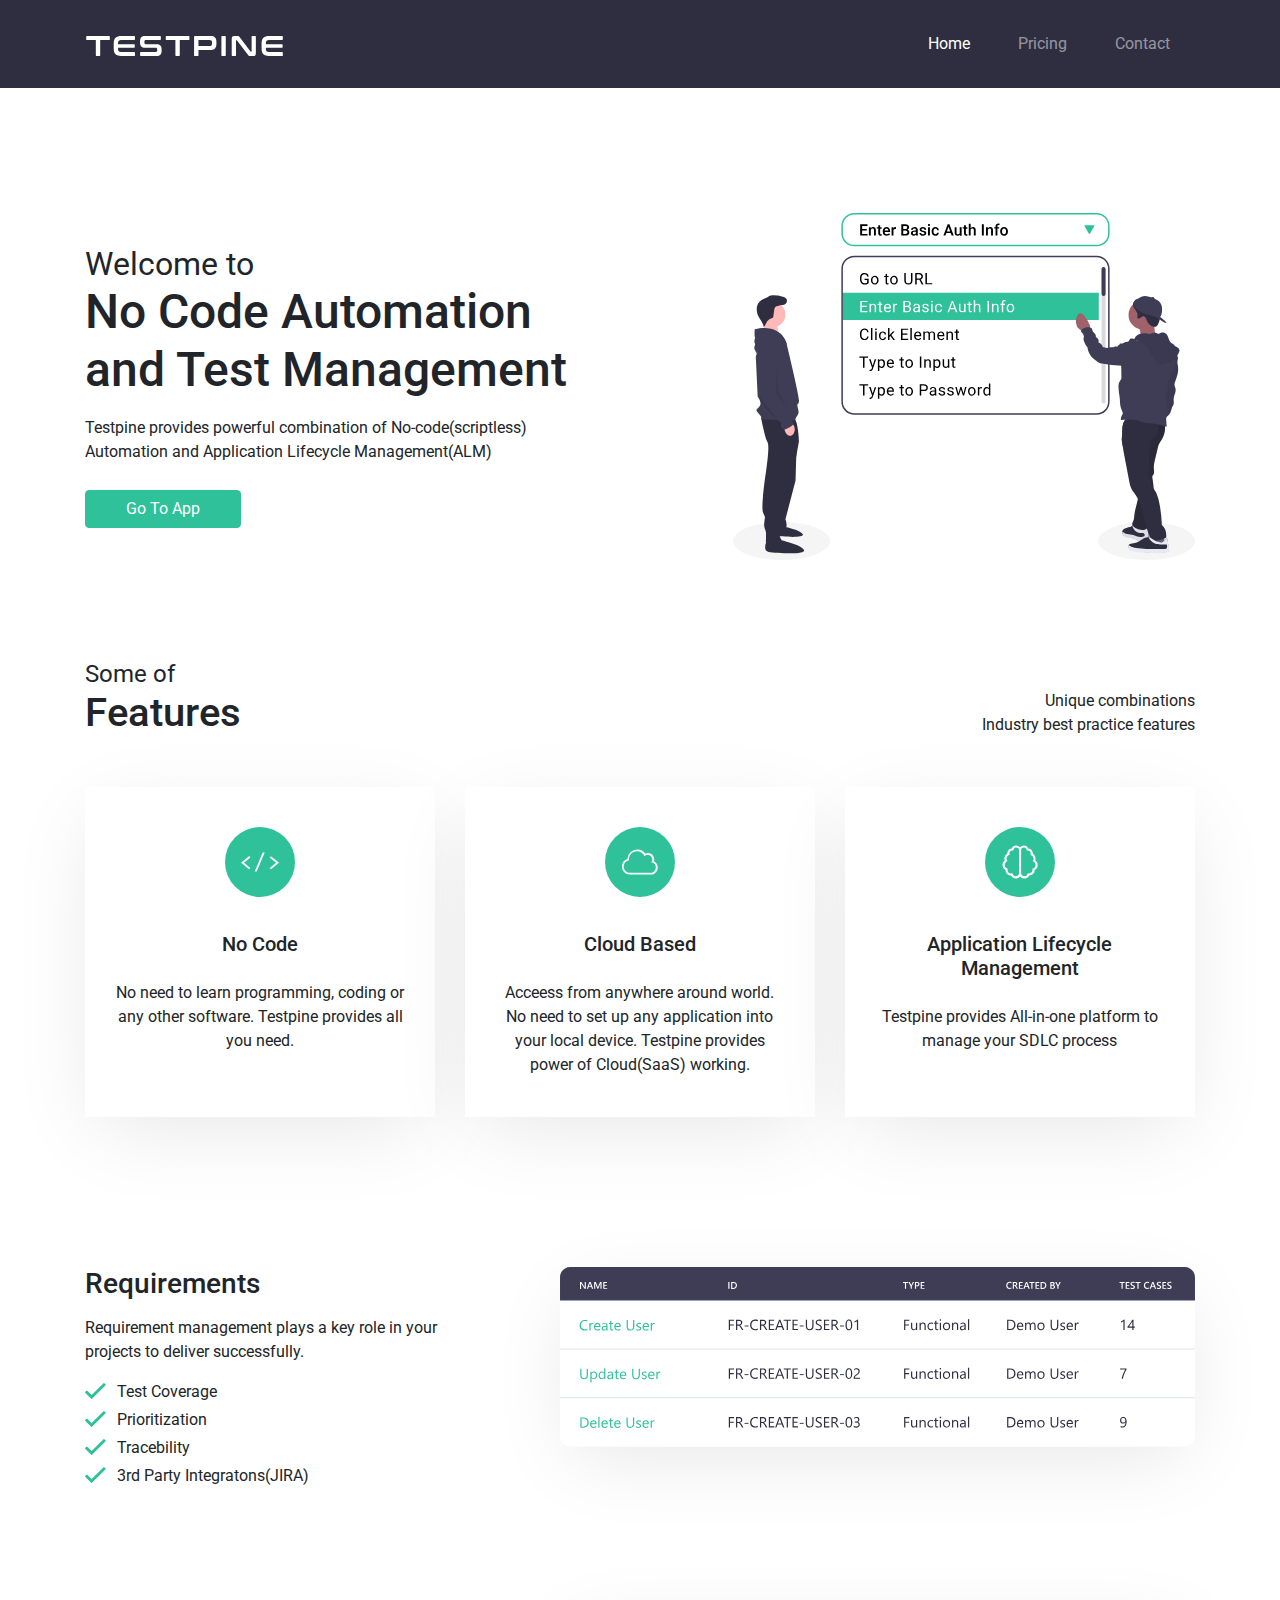
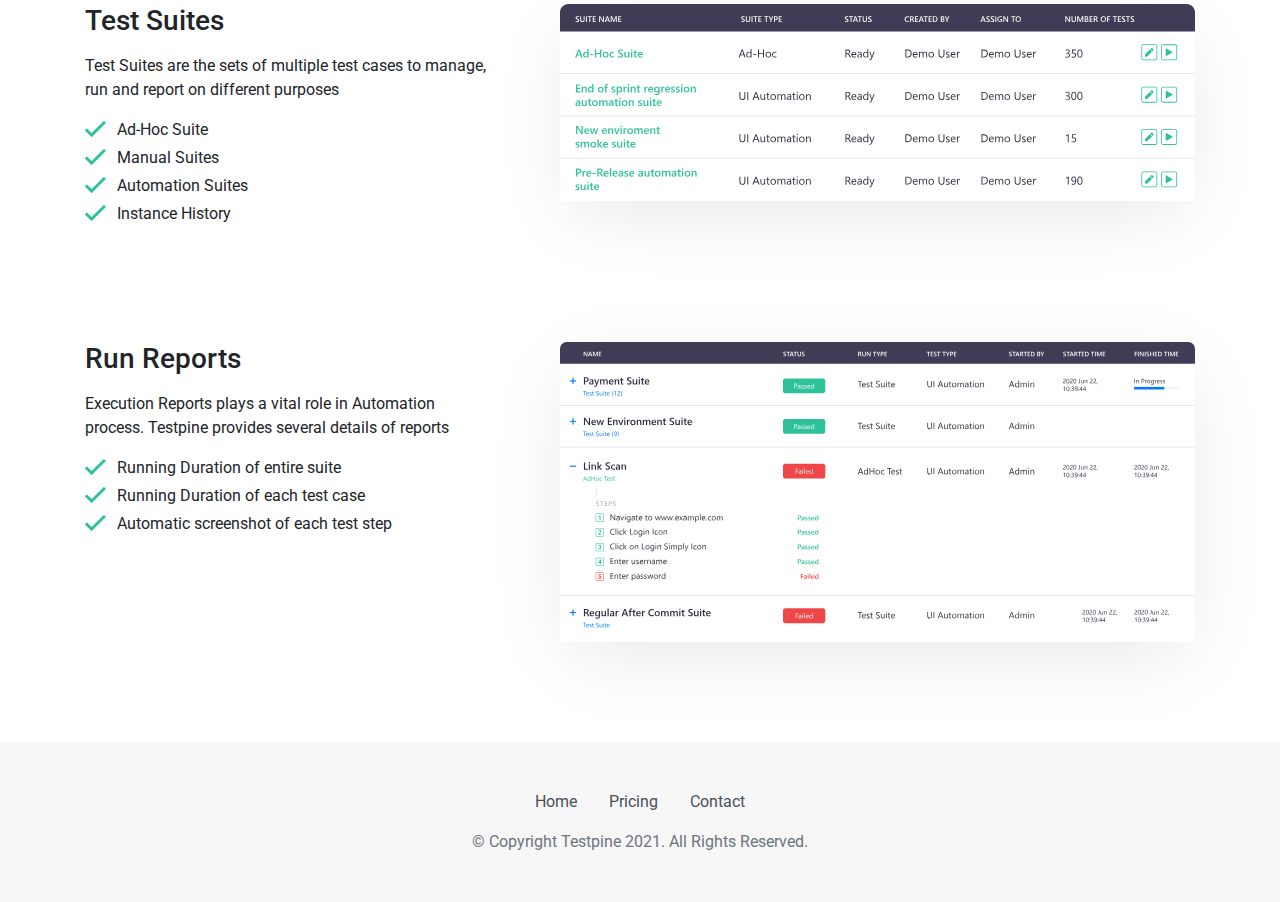
<file: testpine.com/index.html>
<!DOCTYPE html>
<html lang="en">

<!-- Mirrored from testpine.com/ by HTTrack Website Copier/3.x [XR&CO'2014], Tue, 02 Nov 2021 10:29:00 GMT -->
<!-- Added by HTTrack --><meta http-equiv="content-type" content="text/html;charset=UTF-8" /><!-- /Added by HTTrack -->
<head>
    
    <meta charset="UTF-8">
    <meta name="viewport" content="width=device-width, initial-scale=1.0">
    <title>Testpine - No Code Automation and Test Management Platform</title>
	<meta content="" name="Testpine is a cloud based, AI-Driven no code automation platform">
	<meta content="" name="testpine, cloud, saas, scriptless automation, no code, AI testing, smart testing, test case management, SDLC, ALM">
    <link href="https://fonts.googleapis.com/css2?family=Roboto:wght@300;400;500&amp;display=swap" rel="stylesheet">
    <link rel="stylesheet" href="css/bootstrap.min.css">
	<!-- Global site tag (gtag.js) - Google Analytics -->
<script async src="https://www.googletagmanager.com/gtag/js?id=UA-179513545-1"></script>
<script>
  window.dataLayer = window.dataLayer || [];
  function gtag(){dataLayer.push(arguments);}
  gtag('js', new Date());
  gtag('config', 'UA-179513545-1');
</script></head>
<body>
    <section class="header bg-secondary">
        <div class="container">
            <div class="row">
                <nav class="navbar navbar-expand-lg navbar-dark bd-navbar bg-secondary w-100" id="header-navbar">
                    <a class="navbar-brand" href="index.html">
                        <img src="img/testpine-logo-white.svg" width="197" height="20" alt="Testpine Logo" />
                    </a>
                    <button class="navbar-toggler" type="button" data-toggle="collapse" data-target="#mainMenu" aria-controls="mainMenu" aria-expanded="false" aria-label="Toggle navigation">
                        <span class="navbar-toggler-icon"></span>
                    </button>
                    <div class="collapse navbar-collapse pt-3 pb-3" id="mainMenu">
                        <ul class="navbar-nav ml-auto">
                            <li class="nav-item"><a class="nav-link active" href="index-2.html">Home</a></li>
                            <li class="nav-item"><a class="nav-link" href="pricing.html">Pricing</a></li>
                            <li class="nav-item"><a class="nav-link" href="contact.html">Contact</a></li>
                        </ul>
                        <div class="navbar-spacer"></div>
                        <!-- <a class="btn btn-primary text-nowrap" href="https://app.testpine.com" target="_blank">Go To App</a> -->
                    </div>
                </nav>
            </div>
        </div>
    </section>


    <section class="hero">
        <div class="container">
            <div class="row d-flex align-items-center">
                <div class="col-md-6 col-sm-12 text-md-left text-sm-center text-center">
                    <h1><span>Welcome to</span>No Code Automation and Test Management</h1>
                    <p>Testpine provides powerful combination of No-code(scriptless) Automation and Application Lifecycle Management(ALM)</p>
                    <a href="https://app.testpine.com/" class="btn btn-primary">Go To App</a>
                </div>
                <div class="col-md-6 col-sm-12 text-sm-center d-flex justify-content-lg-end justify-content-md-center">
                    <img src="img/hero.svg" width="462" height="347" alt="No Code Automation and Test Management" />
                </div>
            </div>
        </div>
    </section>
    <section class="features">
        <div class="container">
            <div class="row d-flex align-items-end top">
                <div class="col-md-6 col-sm-12">
                    <h2><span>Some of </span>Features</h2>
                </div>
                <div class="col-md-6 col-sm-12 d-flex justify-content-lg-end justify-content-sm-center justify-content-md-center">
                    <p>Unique combinations <br> Industry best practice features</p></br>
                </div>
            </div>
            <div class="row d-flex justify-content-center points">
                <div class="col-md-4 col-sm-12 feature-card-box text-center">
                    <div class="feature-card">
                        <img src="img/nocode-icon.svg" width="70" height="70" alt="No Code Icon" />
                        <h3>No Code</h3>
                        <p>No need to learn programming, coding or any other software. Testpine provides all you need.</p>
                    </div>
                </div>
                <div class="col-md-4 col-sm-12 feature-card-box text-center">
                    <div class="feature-card">
                        <img src="img/cloud-icon.svg" width="70" height="70" alt="Cloud Icon" />
                        <h3>Cloud Based</h3>
                        <p>Acceess from anywhere around world. No need to set up any application into your local device. Testpine provides power of Cloud(SaaS) working.</p>
                    </div>
                </div>
                <div class="col-md-4 col-sm-12 feature-card-box text-center">
                    <div class="feature-card">
                        <img src="img/brain-icon.svg" width="70" height="70" alt="Brain Icon" />
                        <h3>Application Lifecycle Management</h3>
                        <p>Testpine provides All-in-one platform to manage your SDLC process</p>
                    </div>
                </div>
            </div>
        </div>
    </section>
    <section class="screenshots">
        <div class="container">
            <div class="row d-flex align-items-start">
                <div class="col-lg-5 col-md-12 text">
                    <h3>Requirements</h3>
                    <p>Requirement management plays a key role in your projects to deliver successfully.</p>
                    <ul class="checkmark">
                        <li>Test Coverage</li>
                        <li>Prioritization</li>
                        <li>Tracebility</li>
						<li>3rd Party Integratons(JIRA)</li> 
                    </ul>
                </div>
                <div class="col-lg-7 col-md-12 img-section">
					<img src="img/ss-requirements.svg" width="640" height="182" alt="Requirements" />
                    
                </div>
            </div>
            <div class="row d-flex align-items-start">
                <div class="col-lg-5 col-md-12 text">
                    <h3>Test Suites</h3>
                    <p>Test Suites are the sets of multiple test cases to manage, run and report on different purposes</p>
                    <ul class="checkmark">
                        <li>Ad-Hoc Suite</li>
                        <li>Manual Suites</li>
                        <li>Automation Suites</li>
						<li>Instance History</li>
                    </ul>
                </div>
                <div class="col-lg-7 col-md-12 img-section">
                    <img src="img/ss-test-suites.svg" width="640" height="198" alt="Test Suites" />
                </div>
            </div>
            <div class="row d-flex align-items-start">
                <div class="col-lg-5 col-md-12 text">
                    <h3>Run Reports</h3>
                    <p>Execution Reports plays a vital role in Automation process. Testpine provides several details of reports</p>
                    <ul class="checkmark">
                        <li>Running Duration of entire suite</li>
                        <li>Running Duration of each test case</li>
                        <li>Automatic screenshot of each test step</li>
                    </ul>
                </div>
                <div class="col-lg-7 col-md-12 img-section">
                    <img src="img/ss-run-reports.svg" width="639" height="302" alt="Run Reports" />
                </div>
            </div>
        </div>
    </section>
	    <footer class="text-muted">
        <div class="container-fluid p-3 p-md-5">
            <ul class="bd-footer-links d-flex justify-content-center">
                <li><a href="index-2.html">Home</a></li>
                <li><a href="pricing.html">Pricing</a></li>
                <li><a href="contact.html">Contact</a></li>
              </ul>
              <p class="text-center">© Copyright Testpine 2021. All Rights Reserved.</p>
        </div>
    </footer> 
    </div>
    <script src="js/jquery-3.5.1.min.js"></script>
    <script src="js/bootstrap.min.js"></script>
</body>

<!-- Mirrored from testpine.com/ by HTTrack Website Copier/3.x [XR&CO'2014], Tue, 02 Nov 2021 10:29:04 GMT -->
</html>
</file>
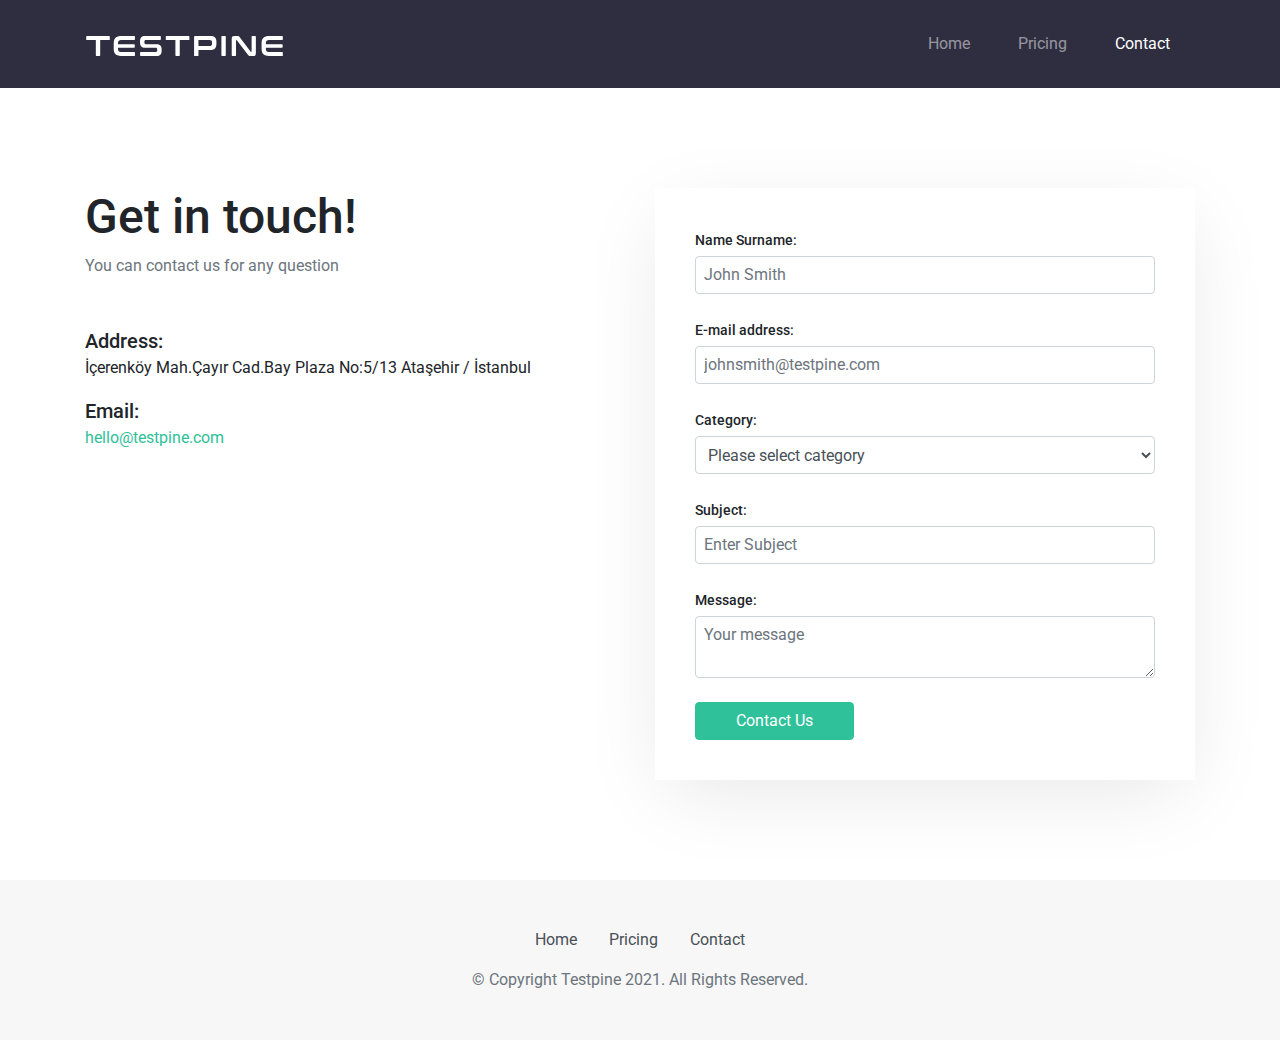
<file: testpine.com/contact.html>
<!DOCTYPE html>
<html lang="en">

<!-- Mirrored from testpine.com/contact.php by HTTrack Website Copier/3.x [XR&CO'2014], Tue, 02 Nov 2021 10:29:05 GMT -->
<!-- Added by HTTrack --><meta http-equiv="content-type" content="text/html;charset=UTF-8" /><!-- /Added by HTTrack -->
<head>
    <meta charset="UTF-8">
    <meta name="viewport" content="width=device-width, initial-scale=1.0">
    <title>Contact - Testpine</title>
    <link href="https://fonts.googleapis.com/css2?family=Roboto:wght@300;400;500&amp;display=swap" rel="stylesheet">
    <link rel="stylesheet" href="css/bootstrap.min.css">
    <!-- Global site tag (gtag.js) - Google Analytics -->
<script async src="https://www.googletagmanager.com/gtag/js?id=UA-179513545-1"></script>
<script>
  window.dataLayer = window.dataLayer || [];
  function gtag(){dataLayer.push(arguments);}
  gtag('js', new Date());
  gtag('config', 'UA-179513545-1');
</script></head>
<body>
    <section class="header bg-secondary">
        <div class="container">
            <div class="row">
                <nav class="navbar navbar-expand-lg navbar-dark bd-navbar bg-secondary w-100" id="header-navbar">
                    <a class="navbar-brand" href="index.html">
                        <img src="img/testpine-logo-white.svg" width="197" height="20" alt="Testpine Logo" />
                    </a>
                    <button class="navbar-toggler" type="button" data-toggle="collapse" data-target="#mainMenu" aria-controls="mainMenu" aria-expanded="false" aria-label="Toggle navigation">
                        <span class="navbar-toggler-icon"></span>
                    </button>
                    <div class="collapse navbar-collapse pt-3 pb-3" id="mainMenu">
                        <ul class="navbar-nav ml-auto">
                            <li class="nav-item"><a class="nav-link" href="index-2.html">Home</a></li>
                            <li class="nav-item"><a class="nav-link" href="pricing.html">Pricing</a></li>
                            <li class="nav-item"><a class="nav-link active" href="contact.html">Contact</a></li>
                        </ul>
                        <div class="navbar-spacer"></div>
                        <!-- <a class="btn btn-primary text-nowrap" href="https://app.testpine.com" target="_blank">Go To App</a> -->
                    </div>
                </nav>
            </div>
        </div>
    </section>
    <section class="contact">
        <div class="container">
            <div class="row d-flex">
                <div class="col-md-6 col-sm-12">
                    <h1>Get in touch!</h1>
                    <p class="text-muted">You can contact us for any question</p>
					<p class="lead mb-0">Address:</p>
                    <p>İçerenköy Mah.Çayır Cad.Bay Plaza No:5/13 Ataşehir / İstanbul</p>					
                    <p class="lead mb-0">Email:</p>
                    <p><a href="mailto:hello@testpine.com">hello@testpine.com</a></p>
                </div> 
                <div class="col-md-6 col-sm-12">
                    <div class="contact-form">
					    <div id="sendmessage"></div>
						<div id="errormessage"></div>
                        <form id="contactForm">
                            <div class="form-group mb-4">
                              <label for="name">Name Surname:</label>
                              <input type="text" class="form-control pl-2" id="name" name="name" placeholder="John Smith">
							  <span class="invalid-feedback">Please Enter Name-Surname(It cannot be empty)</span>
                            </div>
                            <div class="form-group mb-4">
                                <label for="email">E-mail address:</label>
                                <input type="email" class="form-control pl-2" id="email" name="email" placeholder="johnsmith@testpine.com">
								<span class="invalid-feedback">Please Enter E-mail address(It cannot be empty)</span>
                            </div>
							<div class="form-group mb-4">
                              <label for="subject">Category:</label>
								<select class="form-control pl-2" name="category" id="category">
									<option disabled selected>Please select category</option>
									<option value="Quote Request">Quote Request</option>
									<option value="Consultation">Consultation</option>
									<option value="Career">Career</option>
									<option value="Technic Support">Technic Support</option>
								</select>
							  <span class="invalid-feedback">Please Enter Category(It cannot be empty)</span>
                            </div>
                            <div class="form-group mb-4">
                              <label for="subject">Subject:</label>
                              <input type="text" class="form-control pl-2" id="subject" name="subject" placeholder="Enter Subject">
							  <span class="invalid-feedback">Please Enter Subject(It cannot be empty)</span>
                            </div>
                            <div class="form-group mb-4">
                                <label for="message">Message:</label>
                                <textarea type="text" row="3" class="form-control pl-2" id="message" name="message" placeholder="Your message"></textarea>
								<span class="invalid-feedback">Please Enter message(It cannot be empty)</span>
                            </div>
                            <button type="button" id ="contactFormButton" class="btn btn-primary">Contact Us</button>
                          </form>
                    </div>
                </div>
            </div>
        </div>
    </section>
	    <footer class="text-muted">
        <div class="container-fluid p-3 p-md-5">
            <ul class="bd-footer-links d-flex justify-content-center">
                <li><a href="index-2.html">Home</a></li>
                <li><a href="pricing.html">Pricing</a></li>
                <li><a href="contact.html">Contact</a></li>
              </ul>
              <p class="text-center">© Copyright Testpine 2021. All Rights Reserved.</p>
        </div>
    </footer>    
    </div>
    <script src="js/jquery-3.5.1.min.js"></script>
    <script src="js/bootstrap.min.js"></script>
	<script>
		$("#contactFormButton").click(function() {
			//$('#contactFormButton').attr('disabled','disabled')
			if( !$.trim($('#name').val())) {
				$('#name').addClass('is-invalid');
				$( "#name" ).focus();
				return false;
			}else{
				$('#name').removeClass('is-invalid');
			}
			
			if( !$.trim($('#email').val())) {
				$('#email').addClass('is-invalid');
				$( "#email" ).focus();
				return false;
			}else{
				$('#email').removeClass('is-invalid');
			}

			if( !$.trim($('#category').val())) {
				$('#category').addClass('is-invalid');
				$( "#category" ).focus();
				return false;
			}else{
				$('#category').removeClass('is-invalid');
			}
			
			if( !$.trim($('#subject').val())) {
				$('#subject').addClass('is-invalid');
				$( "#subject" ).focus();
				return false;
			}else{
				$('#subject').removeClass('is-invalid');
			}

			if( !$.trim($('#message').val())) {
				$('#message').addClass('is-invalid');
				$( "#message" ).focus();
				return false;
			}else{
				$('#message').removeClass('is-invalid');
			}
			
			var formData = $("#contactForm").serialize();
			$.ajax({
			url: "contactclass/process.php",
			type: "POST",
			data: formData,
			success: function(msg) {
				if (msg == 'OK') {
					$("#errormessage").hide();
					$("#sendmessage").css("color", "green");
					$('#sendmessage').html("Your message is sent. Thank you for contact");
					$('#contactForm').each(function(){ this.reset(); });
				} else {
					$("#sendmessage").hide();
					$("#errormessage").css("color", "red");
					$('#errormessage').html(msg);
				}
			}
			})
			//$('#contactFormButton').removeAttr('disabled');
		});
	</script>
</body>

<!-- Mirrored from testpine.com/contact.php by HTTrack Website Copier/3.x [XR&CO'2014], Tue, 02 Nov 2021 10:29:05 GMT -->
</html>
</file>
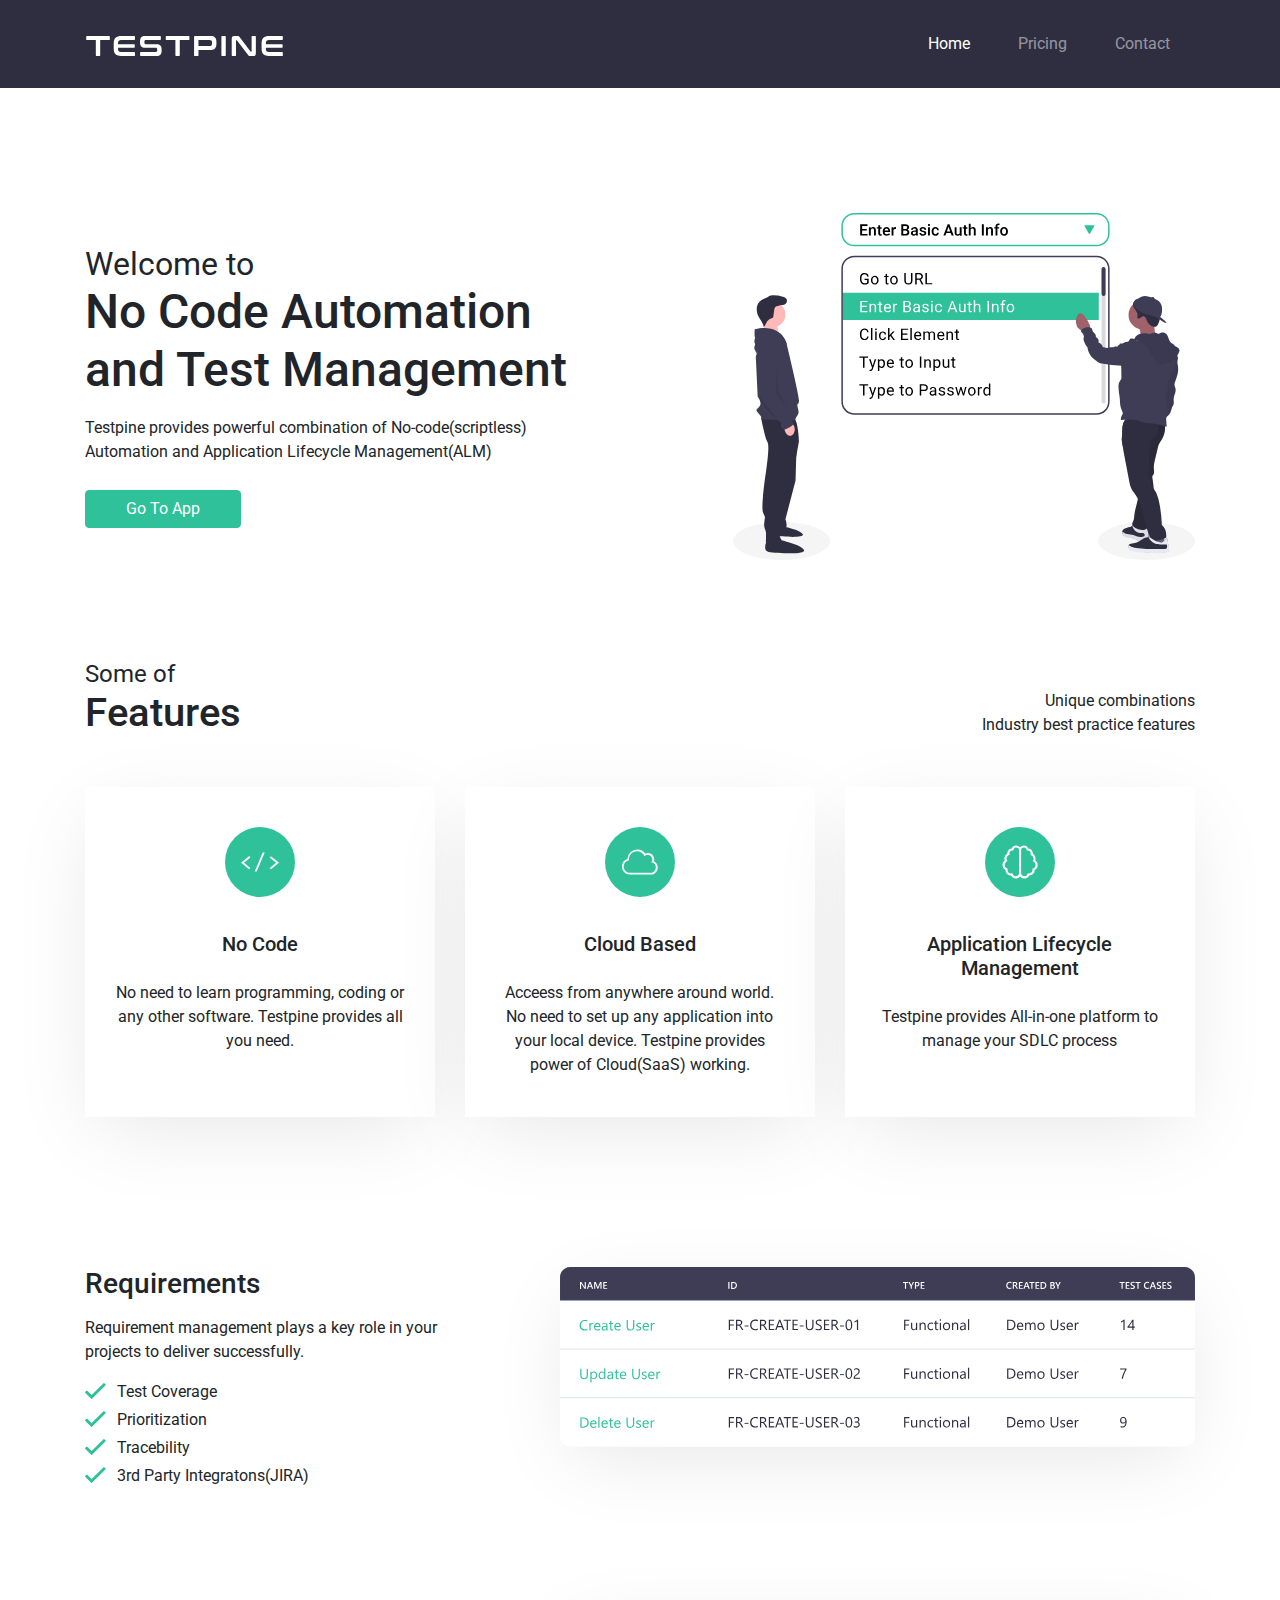
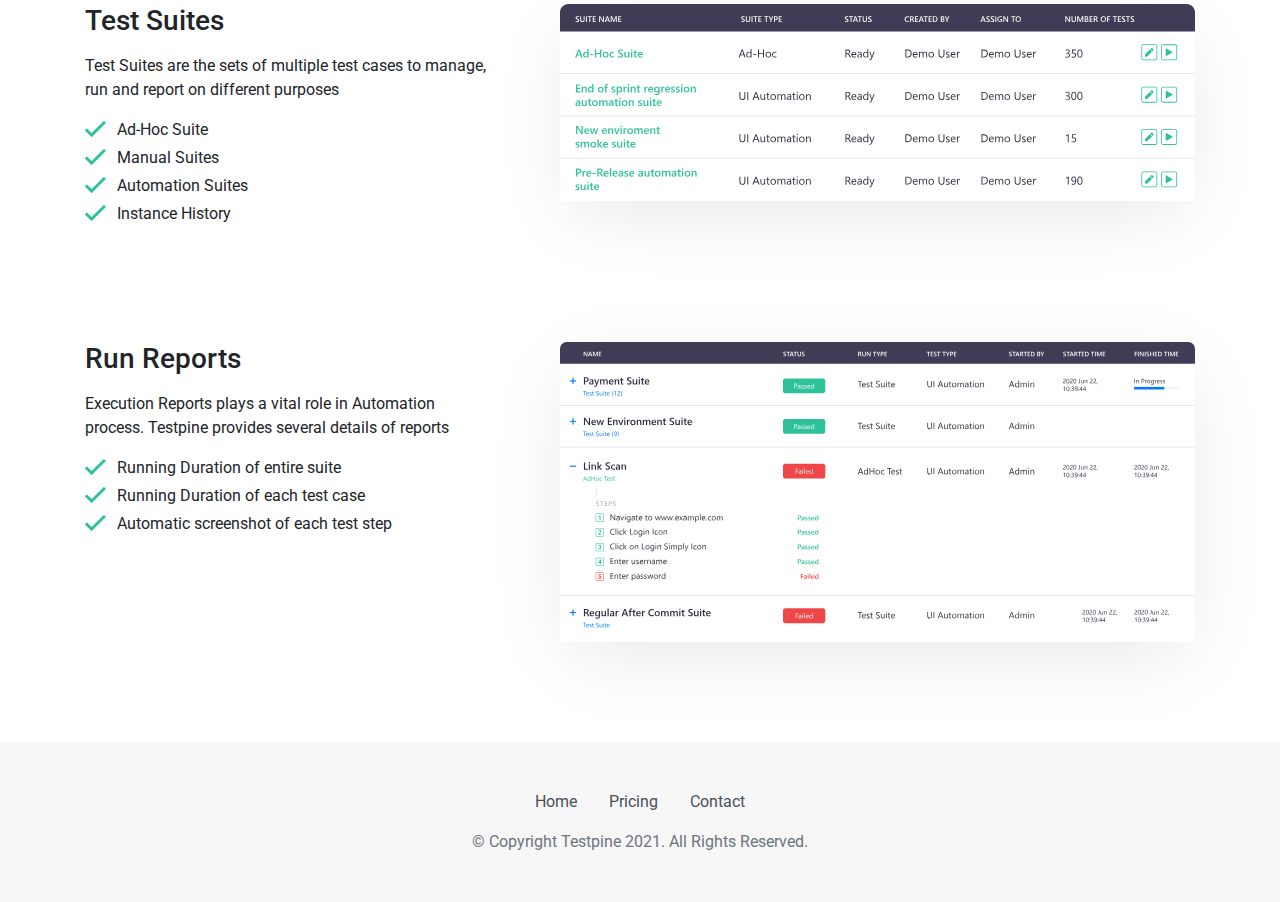
<file: testpine.com/index-2.html>
<!DOCTYPE html>
<html lang="en">

<!-- Mirrored from testpine.com/index.php by HTTrack Website Copier/3.x [XR&CO'2014], Tue, 02 Nov 2021 10:29:05 GMT -->
<!-- Added by HTTrack --><meta http-equiv="content-type" content="text/html;charset=UTF-8" /><!-- /Added by HTTrack -->
<head>
    <meta charset="UTF-8">
    <meta name="viewport" content="width=device-width, initial-scale=1.0">
    <title>Testpine - No Code Automation and Test Management Platform</title>
	<meta content="" name="Testpine is a cloud based, AI-Driven no code automation platform">
	<meta content="" name="testpine, cloud, saas, scriptless automation, no code, AI testing, smart testing, test case management, SDLC, ALM">
    <link href="https://fonts.googleapis.com/css2?family=Roboto:wght@300;400;500&amp;display=swap" rel="stylesheet">
    <link rel="stylesheet" href="css/bootstrap.min.css">
	<!-- Global site tag (gtag.js) - Google Analytics -->
<script async src="https://www.googletagmanager.com/gtag/js?id=UA-179513545-1"></script>
<script>
  window.dataLayer = window.dataLayer || [];
  function gtag(){dataLayer.push(arguments);}
  gtag('js', new Date());
  gtag('config', 'UA-179513545-1');
</script></head>
<body>
    <section class="header bg-secondary">
        <div class="container">
            <div class="row">
                <nav class="navbar navbar-expand-lg navbar-dark bd-navbar bg-secondary w-100" id="header-navbar">
                    <a class="navbar-brand" href="index.html">
                        <img src="img/testpine-logo-white.svg" width="197" height="20" alt="Testpine Logo" />
                    </a>
                    <button class="navbar-toggler" type="button" data-toggle="collapse" data-target="#mainMenu" aria-controls="mainMenu" aria-expanded="false" aria-label="Toggle navigation">
                        <span class="navbar-toggler-icon"></span>
                    </button>
                    <div class="collapse navbar-collapse pt-3 pb-3" id="mainMenu">
                        <ul class="navbar-nav ml-auto">
                            <li class="nav-item"><a class="nav-link active" href="index-2.html">Home</a></li>
                            <li class="nav-item"><a class="nav-link" href="pricing.html">Pricing</a></li>
                            <li class="nav-item"><a class="nav-link" href="contact.html">Contact</a></li>
                        </ul>
                        <div class="navbar-spacer"></div>
                        <!-- <a class="btn btn-primary text-nowrap" href="https://app.testpine.com" target="_blank">Go To App</a> -->
                    </div>
                </nav>
            </div>
        </div>
    </section>
    <section class="hero">
        <div class="container">
            <div class="row d-flex align-items-center">
                <div class="col-md-6 col-sm-12 text-md-left text-sm-center text-center">
                    <h1><span>Welcome to</span>No Code Automation and Test Management</h1>
                    <p>Testpine provides powerful combination of No-code(scriptless) Automation and Application Lifecycle Management(ALM)</p>
                    <a href="https://app.testpine.com/" class="btn btn-primary">Go To App</a>
                </div>
                <div class="col-md-6 col-sm-12 text-sm-center d-flex justify-content-lg-end justify-content-md-center">
                    <img src="img/hero.svg" width="462" height="347" alt="No Code Automation and Test Management" />
                </div>
            </div>
        </div>
    </section>
    <section class="features">
        <div class="container">
            <div class="row d-flex align-items-end top">
                <div class="col-md-6 col-sm-12">
                    <h2><span>Some of </span>Features</h2>
                </div>
                <div class="col-md-6 col-sm-12 d-flex justify-content-lg-end justify-content-sm-center justify-content-md-center">
                    <p>Unique combinations <br> Industry best practice features</p></br>
                </div>
            </div>
            <div class="row d-flex justify-content-center points">
                <div class="col-md-4 col-sm-12 feature-card-box text-center">
                    <div class="feature-card">
                        <img src="img/nocode-icon.svg" width="70" height="70" alt="No Code Icon" />
                        <h3>No Code</h3>
                        <p>No need to learn programming, coding or any other software. Testpine provides all you need.</p>
                    </div>
                </div>
                <div class="col-md-4 col-sm-12 feature-card-box text-center">
                    <div class="feature-card">
                        <img src="img/cloud-icon.svg" width="70" height="70" alt="Cloud Icon" />
                        <h3>Cloud Based</h3>
                        <p>Acceess from anywhere around world. No need to set up any application into your local device. Testpine provides power of Cloud(SaaS) working.</p>
                    </div>
                </div>
                <div class="col-md-4 col-sm-12 feature-card-box text-center">
                    <div class="feature-card">
                        <img src="img/brain-icon.svg" width="70" height="70" alt="Brain Icon" />
                        <h3>Application Lifecycle Management</h3>
                        <p>Testpine provides All-in-one platform to manage your SDLC process</p>
                    </div>
                </div>
            </div>
        </div>
    </section>
    <section class="screenshots">
        <div class="container">
            <div class="row d-flex align-items-start">
                <div class="col-lg-5 col-md-12 text">
                    <h3>Requirements</h3>
                    <p>Requirement management plays a key role in your projects to deliver successfully.</p>
                    <ul class="checkmark">
                        <li>Test Coverage</li>
                        <li>Prioritization</li>
                        <li>Tracebility</li>
						<li>3rd Party Integratons(JIRA)</li> 
                    </ul>
                </div>
                <div class="col-lg-7 col-md-12 img-section">
					<img src="img/ss-requirements.svg" width="640" height="182" alt="Requirements" />
                    
                </div>
            </div>
            <div class="row d-flex align-items-start">
                <div class="col-lg-5 col-md-12 text">
                    <h3>Test Suites</h3>
                    <p>Test Suites are the sets of multiple test cases to manage, run and report on different purposes</p>
                    <ul class="checkmark">
                        <li>Ad-Hoc Suite</li>
                        <li>Manual Suites</li>
                        <li>Automation Suites</li>
						<li>Instance History</li>
                    </ul>
                </div>
                <div class="col-lg-7 col-md-12 img-section">
                    <img src="img/ss-test-suites.svg" width="640" height="198" alt="Test Suites" />
                </div>
            </div>
            <div class="row d-flex align-items-start">
                <div class="col-lg-5 col-md-12 text">
                    <h3>Run Reports</h3>
                    <p>Execution Reports plays a vital role in Automation process. Testpine provides several details of reports</p>
                    <ul class="checkmark">
                        <li>Running Duration of entire suite</li>
                        <li>Running Duration of each test case</li>
                        <li>Automatic screenshot of each test step</li>
                    </ul>
                </div>
                <div class="col-lg-7 col-md-12 img-section">
                    <img src="img/ss-run-reports.svg" width="639" height="302" alt="Run Reports" />
                </div>
            </div>
        </div>
    </section>
	    <footer class="text-muted">
        <div class="container-fluid p-3 p-md-5">
            <ul class="bd-footer-links d-flex justify-content-center">
                <li><a href="index-2.html">Home</a></li>
                <li><a href="pricing.html">Pricing</a></li>
                <li><a href="contact.html">Contact</a></li>
              </ul>
              <p class="text-center">© Copyright Testpine 2021. All Rights Reserved.</p>
        </div>
    </footer> 
    </div>
    <script src="js/jquery-3.5.1.min.js"></script>
    <script src="js/bootstrap.min.js"></script>
</body>

<!-- Mirrored from testpine.com/index.php by HTTrack Website Copier/3.x [XR&CO'2014], Tue, 02 Nov 2021 10:29:05 GMT -->
</html>
</file>
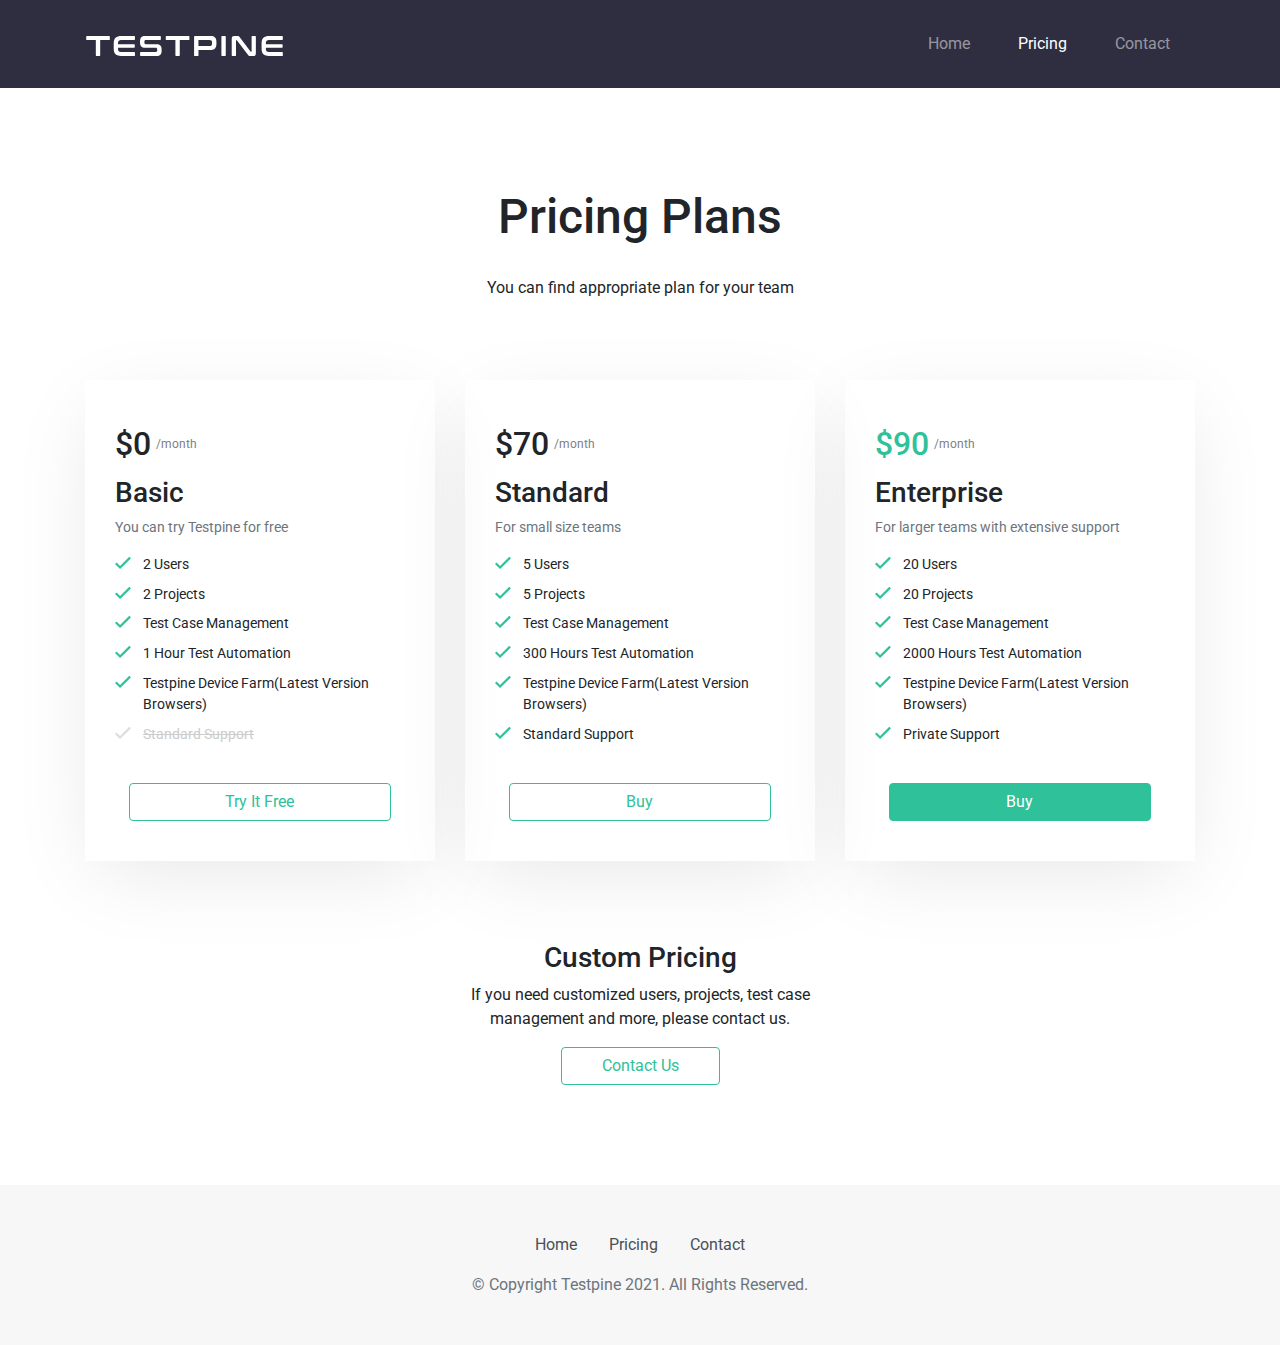
<file: testpine.com/pricing.html>
<!DOCTYPE html>
<html lang="en">

<!-- Mirrored from testpine.com/pricing.php by HTTrack Website Copier/3.x [XR&CO'2014], Tue, 02 Nov 2021 10:29:05 GMT -->
<!-- Added by HTTrack --><meta http-equiv="content-type" content="text/html;charset=UTF-8" /><!-- /Added by HTTrack -->
<head>
    <meta charset="UTF-8">
    <meta name="viewport" content="width=device-width, initial-scale=1.0">
    <title>Pricing - Testpine</title>
	<meta content="" name="Testpine is a cloud based, AI-Driven no code automation platform">
	<meta content="" name="testpine, cloud, saas, scriptless automation, no code, AI testing, smart testing, test case management, SDLC, ALM">
    <link href="https://fonts.googleapis.com/css2?family=Roboto:wght@300;400;500&amp;display=swap" rel="stylesheet">
    <link rel="stylesheet" href="css/bootstrap.min.css">
	<!-- Global site tag (gtag.js) - Google Analytics -->
<script async src="https://www.googletagmanager.com/gtag/js?id=UA-179513545-1"></script>
<script>
  window.dataLayer = window.dataLayer || [];
  function gtag(){dataLayer.push(arguments);}
  gtag('js', new Date());
  gtag('config', 'UA-179513545-1');
</script></head>
<body>
    <section class="header bg-secondary">
        <div class="container">
            <div class="row">
                <nav class="navbar navbar-expand-lg navbar-dark bd-navbar bg-secondary w-100" id="header-navbar">
                    <a class="navbar-brand" href="index.html">
                        <img src="img/testpine-logo-white.svg" width="197" height="20" alt="Testpine Logo" />
                    </a>
                    <button class="navbar-toggler" type="button" data-toggle="collapse" data-target="#mainMenu" aria-controls="mainMenu" aria-expanded="false" aria-label="Toggle navigation">
                        <span class="navbar-toggler-icon"></span>
                    </button>
                    <div class="collapse navbar-collapse pt-3 pb-3" id="mainMenu">
                        <ul class="navbar-nav ml-auto">
                            <li class="nav-item"><a class="nav-link" href="index-2.html">Home</a></li>
                            <li class="nav-item"><a class="nav-link active" href="pricing.html">Pricing</a></li>
                            <li class="nav-item"><a class="nav-link" href="contact.html">Contact</a></li>
                        </ul>
                        <div class="navbar-spacer"></div>
                        <!-- <a class="btn btn-primary text-nowrap" href="https://app.testpine.com" target="_blank">Go To App</a> -->
                    </div>
                </nav>
            </div>
        </div>
    </section>
    <section class="pricing">
        <div class="container">
            <div class="row d-flex top">
                <div class="col text-center">
                    <h1>Pricing Plans</h1>
                    <p>You can find appropriate plan for your team</p>
                </div>
            </div>
            <div class="row">
                <div class="col-md-4 col-sm-12 pricing-boxes">
                    <div class="pricing-box">
                        <div class="price d-flex align-items-center">$0<span>/month</span></div>
                        <h2>Basic</h2>
                        <p class="text-muted">You can try Testpine for free</p>
                        <ul class="checkmark">
                            <li>2 Users</li>
                            <li>2 Projects</li>
                            <li>Test Case Management</li>
                            <li>1 Hour Test Automation</li>
                            <li>Testpine Device Farm(Latest Version Browsers)</li>
                            <li class="na">Standard Support</li>
                        </ul>
                        <div class="buy-btn text-center">
                            <a href="#" target="_blank" class="btn btn-outline-primary m-auto w-75">Try It Free</a>
                        </div>
                    </div>
                </div>
                <div class="col-md-4 col-sm-12 pricing-boxes">
                    <div class="pricing-box">
                        <div class="price d-flex align-items-center">$70<span>/month</span></div>
                        <h2>Standard</h2>
                        <p class="text-muted">For small size teams</p>
                        <ul class="checkmark">
                            <li>5 Users</li>
                            <li>5 Projects</li>
                            <li>Test Case Management</li>
                            <li>300 Hours Test Automation</li>
                            <li>Testpine Device Farm(Latest Version Browsers)</li>
                            <li>Standard Support</li>
                        </ul>
                        <div class="buy-btn text-center">
                            <a href="#" class="btn btn-outline-primary m-auto w-75">Buy</a>
                        </div>
                    </div>
                </div>
                <div class="col-md-4 col-sm-12 pricing-boxes">
                    <div class="pricing-box">
						<div class="price d-flex align-items-center text-primary">$90<span>/month</span></div>
                        <h2>Enterprise</h2>
                        <p class="text-muted">For larger teams with extensive support</p>
                        <ul class="checkmark">
                            <li>20 Users</li>
                            <li>20 Projects</li>
                            <li>Test Case Management</li>
                            <li>2000 Hours Test Automation</li>
                            <li>Testpine Device Farm(Latest Version Browsers)</li>
                            <li>Private Support</li>
                            <div class="buy-btn text-center">
                                <a href="#" class="btn btn-primary m-auto w-75">Buy</a>
                            </div>
                        </ul>
                    </div>
                </div>
            </div>
            <div class="row custom-pricing align-items-center justify-content-center">
                <div class="col text-center">
                    <h3>Custom Pricing</h3>
                    <p>If you need customized users, projects, test case management and more, please contact us.</p>
                    <a href="contact.html" class="btn btn-outline-primary">Contact Us</a>
                </div>
            </div>
        </div>
    </section>
	    <footer class="text-muted">
        <div class="container-fluid p-3 p-md-5">
            <ul class="bd-footer-links d-flex justify-content-center">
                <li><a href="index-2.html">Home</a></li>
                <li><a href="pricing.html">Pricing</a></li>
                <li><a href="contact.html">Contact</a></li>
              </ul>
              <p class="text-center">© Copyright Testpine 2021. All Rights Reserved.</p>
        </div>
    </footer>    </div>
    <script src="js/jquery-3.5.1.min.js"></script>
    <script src="js/bootstrap.min.js"></script>
</body>

<!-- Mirrored from testpine.com/pricing.php by HTTrack Website Copier/3.x [XR&CO'2014], Tue, 02 Nov 2021 10:29:05 GMT -->
</html>
</file>
